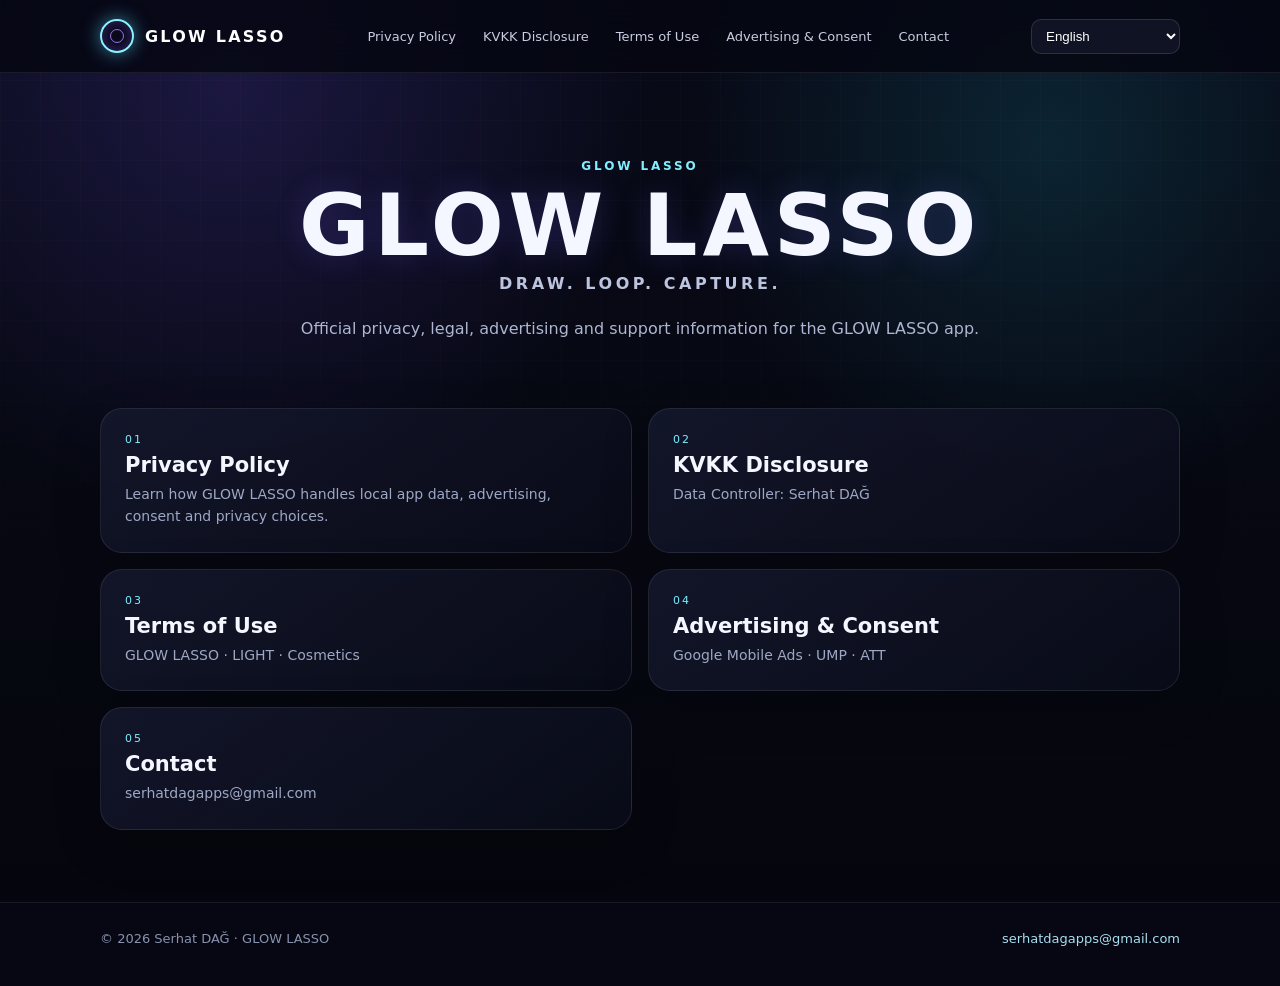
<file: index.html>
<!doctype html><html lang="en"><head><meta charset="utf-8"><meta name="viewport" content="width=device-width,initial-scale=1"><meta name="theme-color" content="#060712"><meta name="robots" content="index,follow"><meta name="description" content="GLOW LASSO privacy, legal and support information."><link rel="icon" href="favicon.svg?v=3" type="image/svg+xml"><link rel="stylesheet" href="styles.css?v=3"><script defer src="translations.js?v=3"></script><script defer src="app.js?v=3"></script></head><body data-page="home"><header class="topbar"><div class="shell topbar-inner"><a class="brand" href="index.html"><span class="mark" aria-hidden="true"></span><span>GLOW LASSO</span></a><nav aria-label="Legal navigation"><a class="nav-link" data-nav="privacy" href="privacy.html" data-t="privacyPolicy">Privacy Policy</a><a class="nav-link" data-nav="kvkk" href="kvkk.html" data-t="kvkkNotice">KVKK</a><a class="nav-link" data-nav="terms" href="terms.html" data-t="termsOfUse">Terms</a><a class="nav-link" data-nav="ads" href="ads.html" data-t="advertisingConsent">Advertising</a><a class="nav-link" data-nav="support" href="support.html" data-t="contact">Contact</a></nav><div class="lang-wrap"><select id="language-select" class="lang-select" aria-label="Language"></select></div></div></header><main><section class="hero shell"><div class="eyebrow">GLOW LASSO</div><h1>GLOW LASSO</h1><div class="tagline" data-t="tagline">DRAW. LOOP. CAPTURE.</div><p class="hero-copy" data-t="siteSummary">Official privacy, legal, advertising and support information for the GLOW LASSO app.</p></section><section class="shell cards"><a class="card" href="privacy.html"><div class="card-kicker">01</div><h2 data-t="privacyPolicy">Privacy Policy</h2><p data-t="privacyCardSummary">Learn how GLOW LASSO handles local app data, advertising, consent and privacy choices.</p></a><a class="card" href="kvkk.html"><div class="card-kicker">02</div><h2 data-t="kvkkNotice">KVKK Disclosure</h2><p><span data-t="dataController">Data Controller</span>: <span data-publisher>Serhat DAĞ</span></p></a><a class="card" href="terms.html"><div class="card-kicker">03</div><h2 data-t="termsOfUse">Terms of Use</h2><p>GLOW LASSO · LIGHT · Cosmetics</p></a><a class="card" href="ads.html"><div class="card-kicker">04</div><h2 data-t="advertisingConsent">Advertising & Consent</h2><p>Google Mobile Ads · UMP · ATT</p></a><a class="card" href="support.html"><div class="card-kicker">05</div><h2 data-t="contact">Contact</h2><p data-email>serhatdagapps@gmail.com</p></a></section></main><footer class="footer"><div class="shell footer-inner"><span>© 2026 <span data-publisher>Serhat DAĞ</span> · GLOW LASSO</span><a data-email href="mailto:serhatdagapps@gmail.com">serhatdagapps@gmail.com</a></div></footer></body></html>
</file>
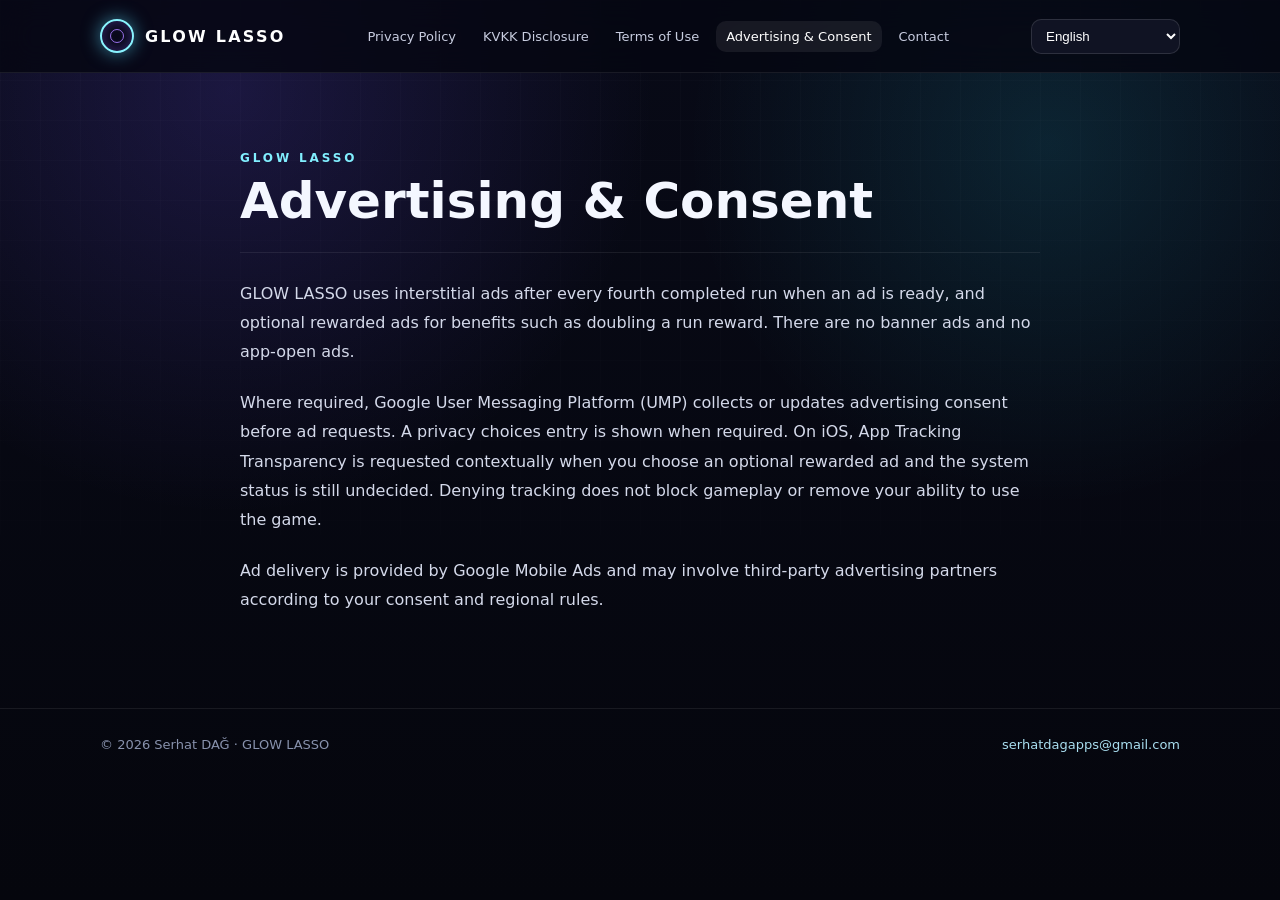
<file: ads.html>
<!doctype html><html lang="en"><head><meta charset="utf-8"><meta name="viewport" content="width=device-width,initial-scale=1"><meta name="theme-color" content="#060712"><meta name="robots" content="index,follow"><meta name="description" content="GLOW LASSO privacy, legal and support information."><link rel="icon" href="favicon.svg?v=3" type="image/svg+xml"><link rel="stylesheet" href="styles.css?v=3"><script defer src="translations.js?v=3"></script><script defer src="app.js?v=3"></script></head><body data-page="ads"><header class="topbar"><div class="shell topbar-inner"><a class="brand" href="index.html"><span class="mark" aria-hidden="true"></span><span>GLOW LASSO</span></a><nav aria-label="Legal navigation"><a class="nav-link" data-nav="privacy" href="privacy.html" data-t="privacyPolicy">Privacy Policy</a><a class="nav-link" data-nav="kvkk" href="kvkk.html" data-t="kvkkNotice">KVKK</a><a class="nav-link" data-nav="terms" href="terms.html" data-t="termsOfUse">Terms</a><a class="nav-link" data-nav="ads" href="ads.html" data-t="advertisingConsent">Advertising</a><a class="nav-link" data-nav="support" href="support.html" data-t="contact">Contact</a></nav><div class="lang-wrap"><select id="language-select" class="lang-select" aria-label="Language"></select></div></div></header><main class="legal-page"><div class="shell legal-body"><div class="page-head"><div class="eyebrow">GLOW LASSO</div><h1 data-t="advertisingConsent">advertisingConsent</h1></div><section id="legal-copy"></section></div></main><footer class="footer"><div class="shell footer-inner"><span>© 2026 <span data-publisher>Serhat DAĞ</span> · GLOW LASSO</span><a data-email href="mailto:serhatdagapps@gmail.com">serhatdagapps@gmail.com</a></div></footer></body></html>
</file>
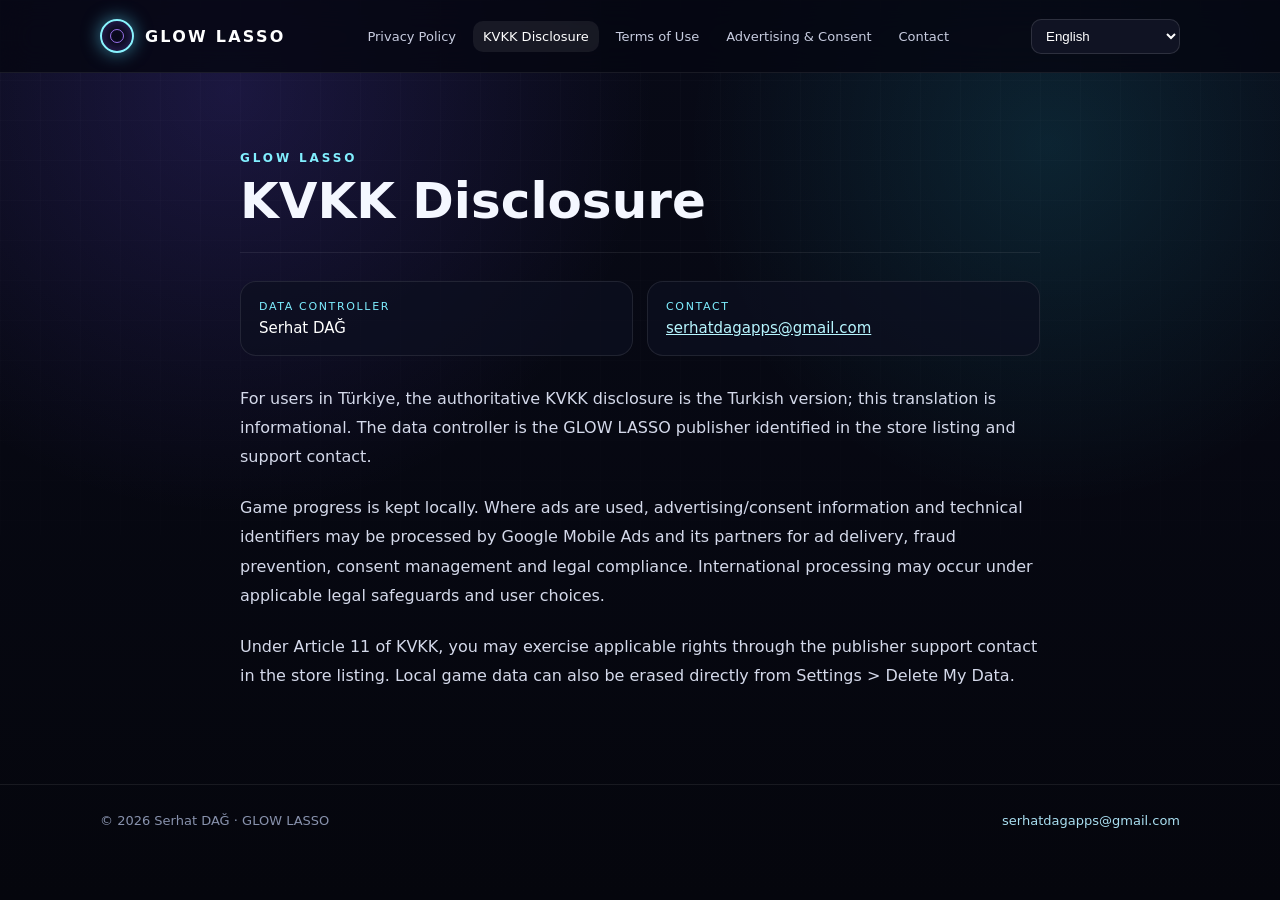
<file: kvkk.html>
<!doctype html><html lang="en"><head><meta charset="utf-8"><meta name="viewport" content="width=device-width,initial-scale=1"><meta name="theme-color" content="#060712"><meta name="robots" content="index,follow"><meta name="description" content="GLOW LASSO privacy, legal and support information."><link rel="icon" href="favicon.svg?v=3" type="image/svg+xml"><link rel="stylesheet" href="styles.css?v=3"><script defer src="translations.js?v=3"></script><script defer src="app.js?v=3"></script></head><body data-page="kvkk"><header class="topbar"><div class="shell topbar-inner"><a class="brand" href="index.html"><span class="mark" aria-hidden="true"></span><span>GLOW LASSO</span></a><nav aria-label="Legal navigation"><a class="nav-link" data-nav="privacy" href="privacy.html" data-t="privacyPolicy">Privacy Policy</a><a class="nav-link" data-nav="kvkk" href="kvkk.html" data-t="kvkkNotice">KVKK</a><a class="nav-link" data-nav="terms" href="terms.html" data-t="termsOfUse">Terms</a><a class="nav-link" data-nav="ads" href="ads.html" data-t="advertisingConsent">Advertising</a><a class="nav-link" data-nav="support" href="support.html" data-t="contact">Contact</a></nav><div class="lang-wrap"><select id="language-select" class="lang-select" aria-label="Language"></select></div></div></header><main class="legal-page"><div class="shell legal-body"><div class="page-head"><div class="eyebrow">GLOW LASSO</div><h1 data-t="kvkkNotice">kvkkNotice</h1></div><div class="info-grid"><div class="info-card"><div class="info-label" data-t="dataController">Data Controller</div><div class="info-value" data-publisher>Serhat DAĞ</div></div><div class="info-card"><div class="info-label" data-t="contact">Contact</div><div class="info-value"><a data-email href="mailto:serhatdagapps@gmail.com">serhatdagapps@gmail.com</a></div></div></div><section id="legal-copy"></section></div></main><footer class="footer"><div class="shell footer-inner"><span>© 2026 <span data-publisher>Serhat DAĞ</span> · GLOW LASSO</span><a data-email href="mailto:serhatdagapps@gmail.com">serhatdagapps@gmail.com</a></div></footer></body></html>
</file>
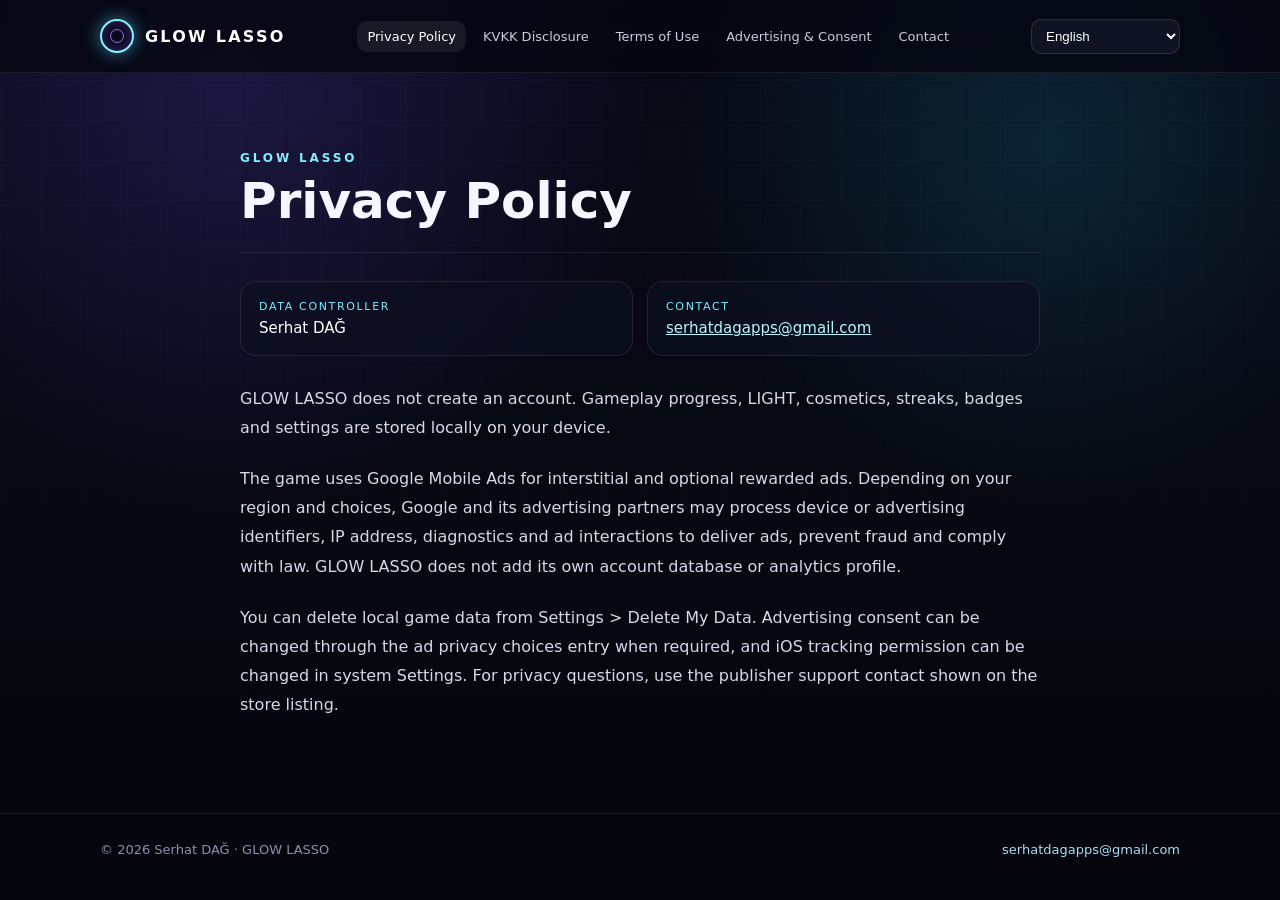
<file: privacy.html>
<!doctype html><html lang="en"><head><meta charset="utf-8"><meta name="viewport" content="width=device-width,initial-scale=1"><meta name="theme-color" content="#060712"><meta name="robots" content="index,follow"><meta name="description" content="GLOW LASSO privacy, legal and support information."><link rel="icon" href="favicon.svg?v=3" type="image/svg+xml"><link rel="stylesheet" href="styles.css?v=3"><script defer src="translations.js?v=3"></script><script defer src="app.js?v=3"></script></head><body data-page="privacy"><header class="topbar"><div class="shell topbar-inner"><a class="brand" href="index.html"><span class="mark" aria-hidden="true"></span><span>GLOW LASSO</span></a><nav aria-label="Legal navigation"><a class="nav-link" data-nav="privacy" href="privacy.html" data-t="privacyPolicy">Privacy Policy</a><a class="nav-link" data-nav="kvkk" href="kvkk.html" data-t="kvkkNotice">KVKK</a><a class="nav-link" data-nav="terms" href="terms.html" data-t="termsOfUse">Terms</a><a class="nav-link" data-nav="ads" href="ads.html" data-t="advertisingConsent">Advertising</a><a class="nav-link" data-nav="support" href="support.html" data-t="contact">Contact</a></nav><div class="lang-wrap"><select id="language-select" class="lang-select" aria-label="Language"></select></div></div></header><main class="legal-page"><div class="shell legal-body"><div class="page-head"><div class="eyebrow">GLOW LASSO</div><h1 data-t="privacyPolicy">privacyPolicy</h1></div><div class="info-grid"><div class="info-card"><div class="info-label" data-t="dataController">Data Controller</div><div class="info-value" data-publisher>Serhat DAĞ</div></div><div class="info-card"><div class="info-label" data-t="contact">Contact</div><div class="info-value"><a data-email href="mailto:serhatdagapps@gmail.com">serhatdagapps@gmail.com</a></div></div></div><section id="legal-copy"></section></div></main><footer class="footer"><div class="shell footer-inner"><span>© 2026 <span data-publisher>Serhat DAĞ</span> · GLOW LASSO</span><a data-email href="mailto:serhatdagapps@gmail.com">serhatdagapps@gmail.com</a></div></footer></body></html>
</file>
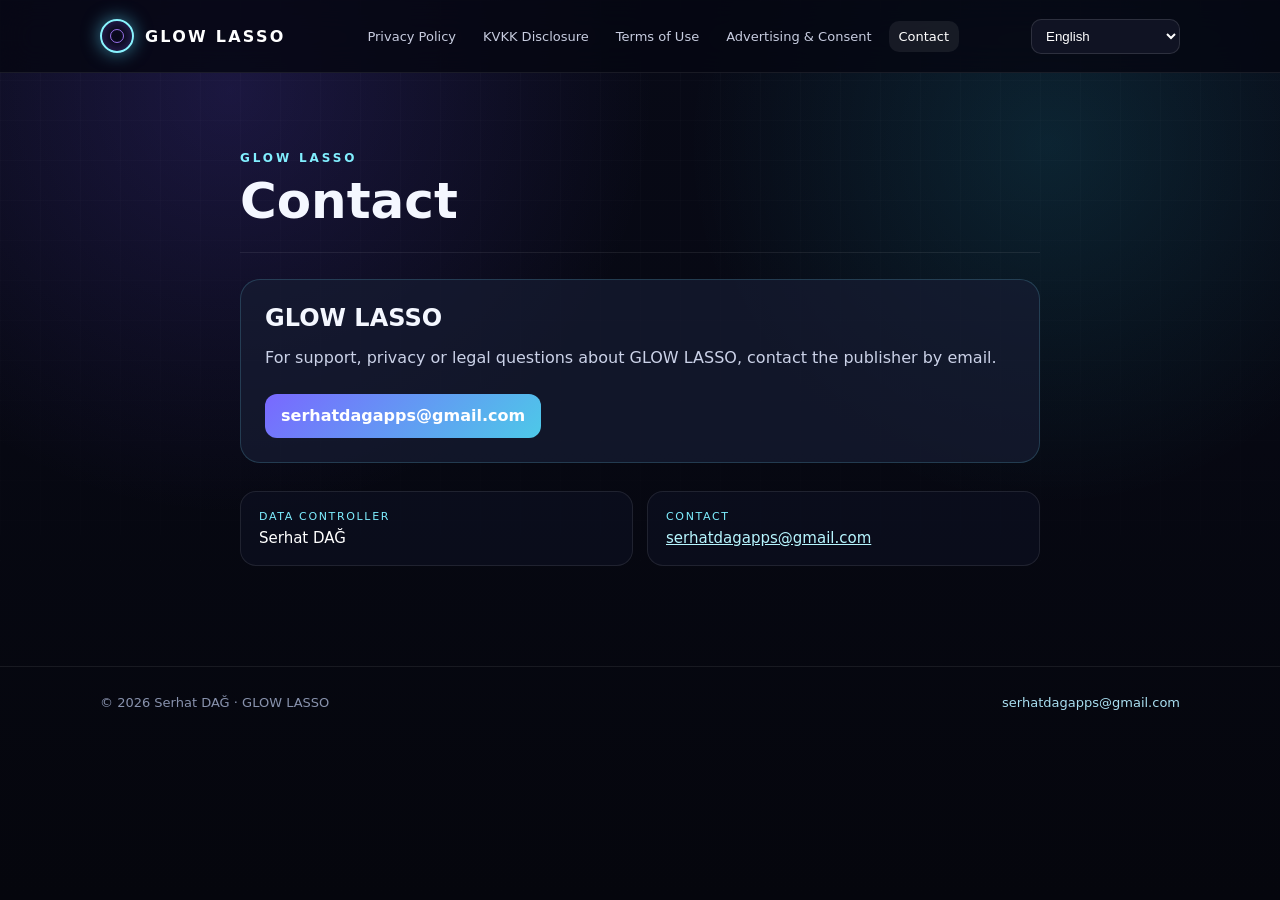
<file: support.html>
<!doctype html><html lang="en"><head><meta charset="utf-8"><meta name="viewport" content="width=device-width,initial-scale=1"><meta name="theme-color" content="#060712"><meta name="robots" content="index,follow"><meta name="description" content="GLOW LASSO privacy, legal and support information."><link rel="icon" href="favicon.svg?v=3" type="image/svg+xml"><link rel="stylesheet" href="styles.css?v=3"><script defer src="translations.js?v=3"></script><script defer src="app.js?v=3"></script></head><body data-page="support"><header class="topbar"><div class="shell topbar-inner"><a class="brand" href="index.html"><span class="mark" aria-hidden="true"></span><span>GLOW LASSO</span></a><nav aria-label="Legal navigation"><a class="nav-link" data-nav="privacy" href="privacy.html" data-t="privacyPolicy">Privacy Policy</a><a class="nav-link" data-nav="kvkk" href="kvkk.html" data-t="kvkkNotice">KVKK</a><a class="nav-link" data-nav="terms" href="terms.html" data-t="termsOfUse">Terms</a><a class="nav-link" data-nav="ads" href="ads.html" data-t="advertisingConsent">Advertising</a><a class="nav-link" data-nav="support" href="support.html" data-t="contact">Contact</a></nav><div class="lang-wrap"><select id="language-select" class="lang-select" aria-label="Language"></select></div></div></header><main class="legal-page"><div class="shell legal-body"><div class="page-head"><div class="eyebrow">GLOW LASSO</div><h1 data-t="contact">Contact</h1></div><div class="support-box"><h2>GLOW LASSO</h2><p data-t="supportSummary">For support, privacy or legal questions about GLOW LASSO, contact the publisher by email.</p><a class="button" data-email href="mailto:serhatdagapps@gmail.com">serhatdagapps@gmail.com</a></div><div class="info-grid"><div class="info-card"><div class="info-label" data-t="dataController">Data Controller</div><div class="info-value" data-publisher>Serhat DAĞ</div></div><div class="info-card"><div class="info-label" data-t="contact">Contact</div><div class="info-value"><a data-email href="mailto:serhatdagapps@gmail.com">serhatdagapps@gmail.com</a></div></div></div></div></main><footer class="footer"><div class="shell footer-inner"><span>© 2026 <span data-publisher>Serhat DAĞ</span> · GLOW LASSO</span><a data-email href="mailto:serhatdagapps@gmail.com">serhatdagapps@gmail.com</a></div></footer></body></html>
</file>
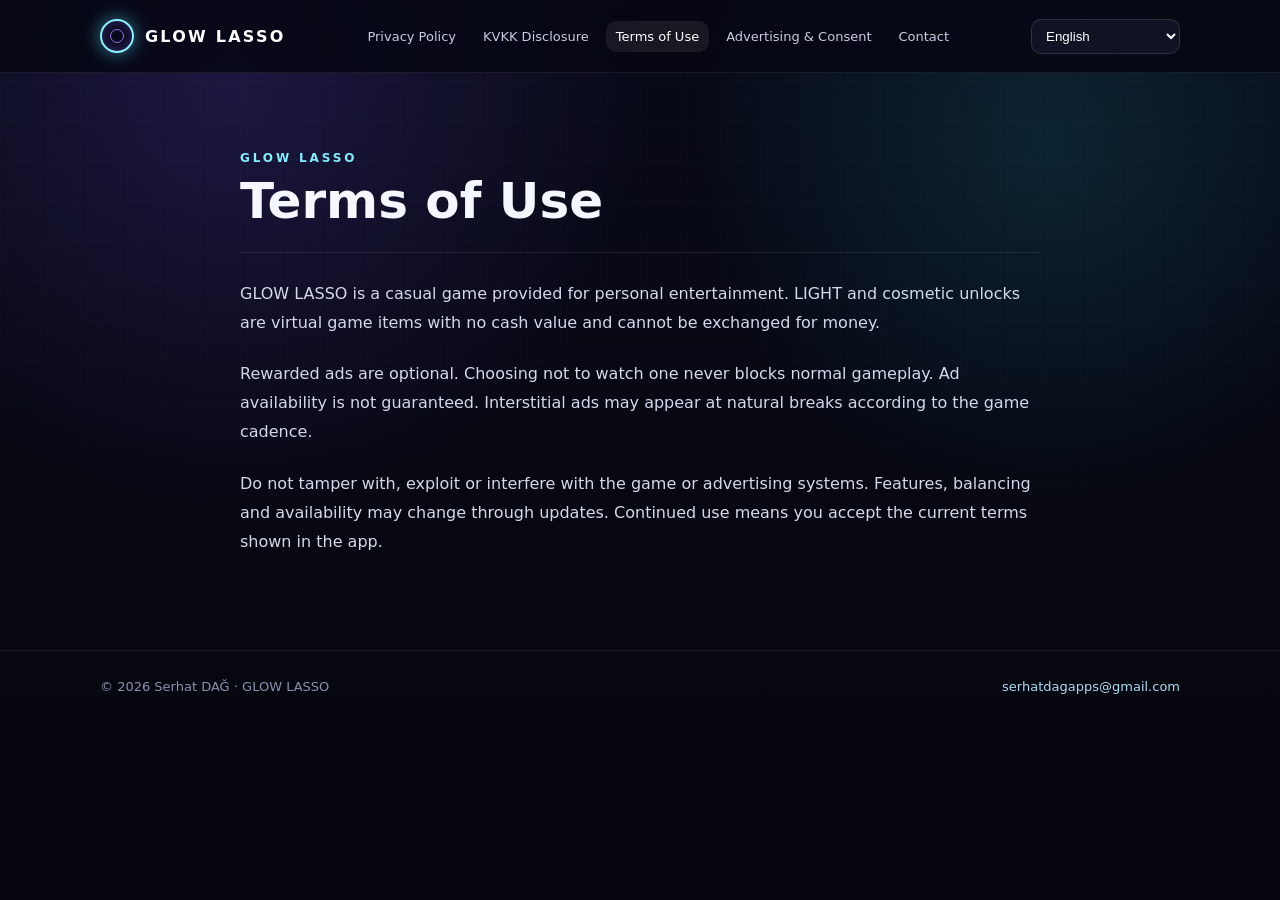
<file: terms.html>
<!doctype html><html lang="en"><head><meta charset="utf-8"><meta name="viewport" content="width=device-width,initial-scale=1"><meta name="theme-color" content="#060712"><meta name="robots" content="index,follow"><meta name="description" content="GLOW LASSO privacy, legal and support information."><link rel="icon" href="favicon.svg?v=3" type="image/svg+xml"><link rel="stylesheet" href="styles.css?v=3"><script defer src="translations.js?v=3"></script><script defer src="app.js?v=3"></script></head><body data-page="terms"><header class="topbar"><div class="shell topbar-inner"><a class="brand" href="index.html"><span class="mark" aria-hidden="true"></span><span>GLOW LASSO</span></a><nav aria-label="Legal navigation"><a class="nav-link" data-nav="privacy" href="privacy.html" data-t="privacyPolicy">Privacy Policy</a><a class="nav-link" data-nav="kvkk" href="kvkk.html" data-t="kvkkNotice">KVKK</a><a class="nav-link" data-nav="terms" href="terms.html" data-t="termsOfUse">Terms</a><a class="nav-link" data-nav="ads" href="ads.html" data-t="advertisingConsent">Advertising</a><a class="nav-link" data-nav="support" href="support.html" data-t="contact">Contact</a></nav><div class="lang-wrap"><select id="language-select" class="lang-select" aria-label="Language"></select></div></div></header><main class="legal-page"><div class="shell legal-body"><div class="page-head"><div class="eyebrow">GLOW LASSO</div><h1 data-t="termsOfUse">termsOfUse</h1></div><section id="legal-copy"></section></div></main><footer class="footer"><div class="shell footer-inner"><span>© 2026 <span data-publisher>Serhat DAĞ</span> · GLOW LASSO</span><a data-email href="mailto:serhatdagapps@gmail.com">serhatdagapps@gmail.com</a></div></footer></body></html>
</file>
<file: styles.css>
*{box-sizing:border-box}html{color-scheme:dark}body{margin:0;background:#060712;color:#f4f7ff;font-family:Inter,ui-sans-serif,system-ui,-apple-system,BlinkMacSystemFont,"Segoe UI",sans-serif;min-height:100vh}body:before{content:"";position:fixed;inset:0;pointer-events:none;background:radial-gradient(circle at 18% 10%,rgba(116,85,255,.18),transparent 32%),radial-gradient(circle at 82% 16%,rgba(44,227,255,.12),transparent 28%),linear-gradient(180deg,#080a17 0%,#05060d 100%);z-index:-2}body:after{content:"";position:fixed;inset:0;pointer-events:none;background-image:linear-gradient(rgba(255,255,255,.018) 1px,transparent 1px),linear-gradient(90deg,rgba(255,255,255,.018) 1px,transparent 1px);background-size:40px 40px;mask-image:linear-gradient(to bottom,black,transparent 85%);z-index:-1}.shell{width:min(1080px,calc(100% - 32px));margin:0 auto}.topbar{position:sticky;top:0;z-index:10;background:rgba(6,7,18,.82);backdrop-filter:blur(16px);border-bottom:1px solid rgba(255,255,255,.08)}.topbar-inner{display:flex;align-items:center;gap:18px;min-height:72px}.brand{display:flex;align-items:center;gap:11px;text-decoration:none;color:#fff;font-weight:900;letter-spacing:.14em;white-space:nowrap}.mark{width:34px;height:34px;border-radius:50%;border:2px solid #89f3ff;box-shadow:0 0 18px rgba(89,223,255,.55),inset 0 0 13px rgba(134,91,255,.35);position:relative}.mark:after{content:"";position:absolute;inset:8px;border-radius:50%;border:1px solid rgba(167,124,255,.9)}nav{display:flex;gap:7px;flex:1;justify-content:center;flex-wrap:wrap}.nav-link{padding:8px 10px;border-radius:10px;text-decoration:none;color:#c8cde0;font-size:13px}.nav-link:hover,.nav-link.active{background:rgba(255,255,255,.07);color:#fff}.lang-wrap{margin-inline-start:auto}.lang-select{max-width:175px;background:#101323;border:1px solid rgba(255,255,255,.12);color:#fff;border-radius:10px;padding:8px 10px}.hero{padding:86px 0 42px;text-align:center}.eyebrow{font-size:12px;letter-spacing:.24em;text-transform:uppercase;color:#81efff;font-weight:800}.hero h1{font-size:clamp(42px,9vw,86px);margin:12px 0 8px;letter-spacing:.055em;line-height:.94;text-shadow:0 0 30px rgba(120,97,255,.22)}.tagline{color:#bcc4df;letter-spacing:.22em;font-size:clamp(12px,2vw,16px);font-weight:700}.hero-copy{max-width:680px;margin:22px auto 0;color:#aeb6d1;line-height:1.7}.cards{display:grid;grid-template-columns:repeat(2,minmax(0,1fr));gap:16px;padding:24px 0 72px}.card{display:block;text-decoration:none;color:inherit;padding:24px;border:1px solid rgba(255,255,255,.09);border-radius:22px;background:linear-gradient(145deg,rgba(21,24,45,.86),rgba(10,12,26,.8));box-shadow:0 16px 50px rgba(0,0,0,.16);transition:.2s transform,.2s border-color}.card:hover{transform:translateY(-2px);border-color:rgba(120,223,255,.35)}.card-kicker{font-size:11px;letter-spacing:.18em;color:#7eeeff;text-transform:uppercase}.card h2{margin:7px 0 6px;font-size:21px}.card p{margin:0;color:#9ea8c5;line-height:1.6;font-size:14px}.legal-page{padding:54px 0 72px}.page-head{padding:24px 0 22px;border-bottom:1px solid rgba(255,255,255,.08);margin-bottom:26px}.page-head h1{font-size:clamp(30px,5vw,50px);margin:7px 0 0}.legal-body{max-width:800px;margin:0 auto}.legal-body p{font-size:16px;line-height:1.82;color:#d4d9ea;margin:0 0 22px}.info-grid{display:grid;grid-template-columns:repeat(2,minmax(0,1fr));gap:14px;margin:28px 0}.info-card{padding:18px;border:1px solid rgba(255,255,255,.09);border-radius:16px;background:rgba(13,16,32,.72)}.info-label{font-size:11px;letter-spacing:.15em;text-transform:uppercase;color:#7eeeff;margin-bottom:6px}.info-value{font-size:15px;color:#fff;overflow-wrap:anywhere}.info-value a{color:#b7f6ff}.support-box{padding:24px;border:1px solid rgba(119,230,255,.18);border-radius:20px;background:rgba(23,29,51,.72);margin:20px 0}.support-box h2{margin:0 0 12px}.support-box p{color:#cbd2e8;line-height:1.72}.button{display:inline-flex;align-items:center;justify-content:center;min-height:44px;padding:0 16px;border-radius:12px;background:linear-gradient(135deg,#7968ff,#4dc9e8);color:white;text-decoration:none;font-weight:800;border:0}.footer{border-top:1px solid rgba(255,255,255,.08);padding:28px 0 40px;color:#8892ad;font-size:13px}.footer-inner{display:flex;justify-content:space-between;gap:20px;flex-wrap:wrap}.footer a{color:#a9def0;text-decoration:none}.mono{font-family:ui-monospace,SFMono-Regular,Menlo,monospace}.notice{border-left:3px solid #7eeeff;padding:12px 16px;background:rgba(125,235,255,.06);color:#c8d0e5;border-radius:0 12px 12px 0}html[dir="rtl"] body{text-align:right}html[dir="rtl"] .topbar-inner{direction:rtl}html[dir="rtl"] nav{direction:rtl}@media(max-width:840px){.topbar-inner{align-items:flex-start;flex-wrap:wrap;padding:14px 0}.brand{margin-top:4px}nav{order:3;width:100%;justify-content:flex-start;overflow:auto;flex-wrap:nowrap;padding-bottom:2px}.lang-wrap{margin-inline-start:auto}.hero{padding-top:58px}.cards{grid-template-columns:1fr}}@media(max-width:520px){.shell{width:min(100% - 22px,1080px)}.nav-link{font-size:12px;padding:7px 8px}.lang-select{max-width:150px}.cards{padding-bottom:48px}.card{padding:20px}.info-grid{grid-template-columns:1fr}.legal-page{padding-top:30px}}
</file>
